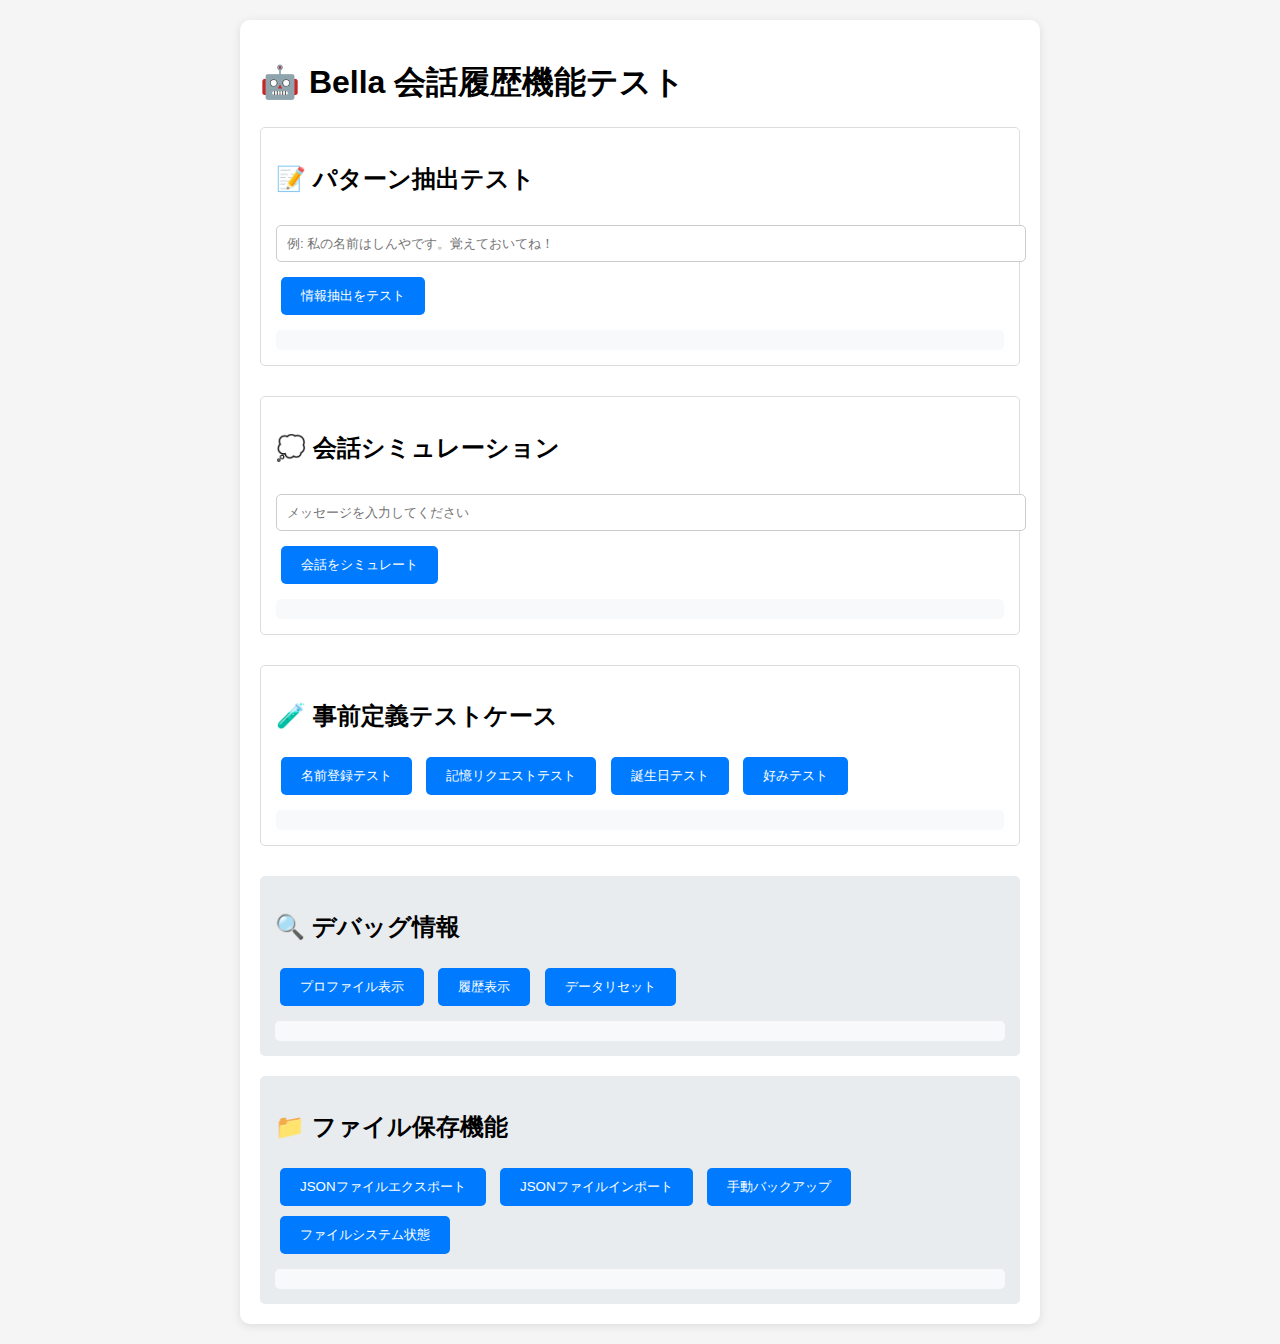
<file: frontend/test_conversation_memory.html>
<!DOCTYPE html>
<html lang="ja">
<head>
    <meta charset="UTF-8">
    <meta name="viewport" content="width=device-width, initial-scale=1.0">
    <title>Bella 会話履歴機能テスト</title>
    <style>
        body {
            font-family: Arial, sans-serif;
            max-width: 800px;
            margin: 0 auto;
            padding: 20px;
            background-color: #f5f5f5;
        }
        .container {
            background: white;
            padding: 20px;
            border-radius: 10px;
            box-shadow: 0 2px 10px rgba(0,0,0,0.1);
        }
        .test-section {
            margin-bottom: 30px;
            padding: 15px;
            border: 1px solid #ddd;
            border-radius: 5px;
        }
        .test-input {
            width: 100%;
            padding: 10px;
            margin: 10px 0;
            border: 1px solid #ccc;
            border-radius: 5px;
        }
        .test-button {
            background: #007bff;
            color: white;
            padding: 10px 20px;
            border: none;
            border-radius: 5px;
            cursor: pointer;
            margin: 5px;
        }
        .test-button:hover {
            background: #0056b3;
        }
        .result {
            background: #f8f9fa;
            padding: 10px;
            border-radius: 5px;
            margin-top: 10px;
            white-space: pre-wrap;
        }
        .debug-section {
            background: #e9ecef;
            padding: 15px;
            border-radius: 5px;
            margin-top: 20px;
        }
    </style>
</head>
<body>
    <div class="container">
        <h1>🤖 Bella 会話履歴機能テスト</h1>
        
        <div class="test-section">
            <h2>📝 パターン抽出テスト</h2>
            <input type="text" class="test-input" id="extractionInput" 
                   placeholder="例: 私の名前はしんやです。覚えておいてね！">
            <button class="test-button" onclick="testExtraction()">情報抽出をテスト</button>
            <div id="extractionResult" class="result"></div>
        </div>
        
        <div class="test-section">
            <h2>💭 会話シミュレーション</h2>
            <input type="text" class="test-input" id="messageInput" 
                   placeholder="メッセージを入力してください">
            <button class="test-button" onclick="simulateConversation()">会話をシミュレート</button>
            <div id="conversationResult" class="result"></div>
        </div>
        
        <div class="test-section">
            <h2>🧪 事前定義テストケース</h2>
            <button class="test-button" onclick="runTestCase('name')">名前登録テスト</button>
            <button class="test-button" onclick="runTestCase('memory')">記憶リクエストテスト</button>
            <button class="test-button" onclick="runTestCase('birthday')">誕生日テスト</button>
            <button class="test-button" onclick="runTestCase('preference')">好みテスト</button>
            <div id="testCaseResult" class="result"></div>
        </div>
        
        <div class="debug-section">
            <h2>🔍 デバッグ情報</h2>
            <button class="test-button" onclick="showProfile()">プロファイル表示</button>
            <button class="test-button" onclick="showHistory()">履歴表示</button>
            <button class="test-button" onclick="resetData()">データリセット</button>
            <div id="debugResult" class="result"></div>
        </div>
        
        <div class="debug-section">
            <h2>📁 ファイル保存機能</h2>
            <button class="test-button" onclick="testFileExport()">JSONファイルエクスポート</button>
            <button class="test-button" onclick="testFileImport()">JSONファイルインポート</button>
            <button class="test-button" onclick="createBackup()">手動バックアップ</button>
            <button class="test-button" onclick="showFileSystemStatus()">ファイルシステム状態</button>
            <div id="fileResult" class="result"></div>
        </div>
    </div>

    <script src="js/userProfileExtractor.js"></script>
    <script src="js/fileManager.js"></script>
    <script src="js/conversationManager.js"></script>
    <script>
        const extractor = new UserProfileExtractor();
        const conversationManager = new ConversationManager();
        
        function testExtraction() {
            const input = document.getElementById('extractionInput').value;
            const result = extractor.extractMultipleInfo(input);
            document.getElementById('extractionResult').textContent = JSON.stringify(result, null, 2);
        }
        
        async function simulateConversation() {
            const input = document.getElementById('messageInput').value;
            try {
                const result = await conversationManager.processUserMessage(input);
                document.getElementById('conversationResult').textContent = JSON.stringify(result, null, 2);
            } catch (error) {
                document.getElementById('conversationResult').textContent = 'エラー: ' + error.message;
            }
        }
        
        function runTestCase(type) {
            const testCases = {
                name: [
                    '私の名前はしんやです。覚えておいてね！',
                    'たかしと呼んでください',
                    '僕はゆうきです'
                ],
                memory: [
                    'これは重要なことだから覚えておいて',
                    '明日は会議があるから忘れないでね',
                    'パスワードは123456、記録してね'
                ],
                birthday: [
                    '誕生日は3月15日です',
                    '12月25日に生まれました',
                    '私の誕生日は8月10日'
                ],
                preference: [
                    'ラーメンが大好きです',
                    '野菜は嫌いなんです',
                    'アニメにハマってます'
                ]
            };
            
            const cases = testCases[type] || [];
            let results = [];
            
            cases.forEach(testCase => {
                const result = extractor.extractMultipleInfo(testCase);
                results.push({
                    input: testCase,
                    output: result
                });
            });
            
            document.getElementById('testCaseResult').textContent = JSON.stringify(results, null, 2);
        }
        
        function showProfile() {
            const profile = conversationManager.loadUserProfile();
            document.getElementById('debugResult').textContent = JSON.stringify(profile, null, 2);
        }
        
        function showHistory() {
            const history = conversationManager.loadConversationHistory();
            document.getElementById('debugResult').textContent = JSON.stringify(history, null, 2);
        }
        
        function resetData() {
            if (confirm('全てのデータをリセットしますか？')) {
                conversationManager.resetAllData();
                document.getElementById('debugResult').textContent = 'データをリセットしました';
            }
        }
        
        // ファイル保存機能のテスト
        function testFileExport() {
            const profile = conversationManager.loadUserProfile();
            const history = conversationManager.loadConversationHistory();
            
            // プロファイルをエクスポート
            const profileBlob = new Blob([JSON.stringify(profile, null, 2)], { type: 'application/json' });
            const profileUrl = URL.createObjectURL(profileBlob);
            const profileLink = document.createElement('a');
            profileLink.href = profileUrl;
            profileLink.download = 'bella_user_profile_test.json';
            profileLink.click();
            URL.revokeObjectURL(profileUrl);
            
            // 履歴をエクスポート
            const historyBlob = new Blob([JSON.stringify(history, null, 2)], { type: 'application/json' });
            const historyUrl = URL.createObjectURL(historyBlob);
            const historyLink = document.createElement('a');
            historyLink.href = historyUrl;
            historyLink.download = 'bella_conversation_history_test.json';
            historyLink.click();
            URL.revokeObjectURL(historyUrl);
            
            document.getElementById('fileResult').textContent = '📥 JSONファイルをエクスポートしました';
        }
        
        async function testFileImport() {
            try {
                const success = await conversationManager.importFromFile();
                document.getElementById('fileResult').textContent = success ? 
                    '✅ インポートが完了しました' : 
                    '❌ インポートに失敗しました';
            } catch (error) {
                document.getElementById('fileResult').textContent = '❌ エラー: ' + error.message;
            }
        }
        
        async function createBackup() {
            try {
                const success = await conversationManager.createManualBackup();
                document.getElementById('fileResult').textContent = success ? 
                    '✅ バックアップを作成しました' : 
                    '❌ バックアップの作成に失敗しました';
            } catch (error) {
                document.getElementById('fileResult').textContent = '❌ エラー: ' + error.message;
            }
        }
        
        function showFileSystemStatus() {
            const status = conversationManager.getFileSystemStatus();
            document.getElementById('fileResult').textContent = JSON.stringify(status, null, 2);
        }
        
        // 初期状態の表示
        document.addEventListener('DOMContentLoaded', () => {
            console.log('🤖 Bella 会話履歴機能テストページが読み込まれました');
            console.log('使用可能なデバッグ関数:');
            console.log('- testExtraction(): パターン抽出テスト');
            console.log('- simulateConversation(): 会話シミュレーション');
            console.log('- showProfile(): プロファイル表示');
            console.log('- showHistory(): 履歴表示');
            console.log('- resetData(): データリセット');
        });
    </script>
</body>
</html>
</file>
